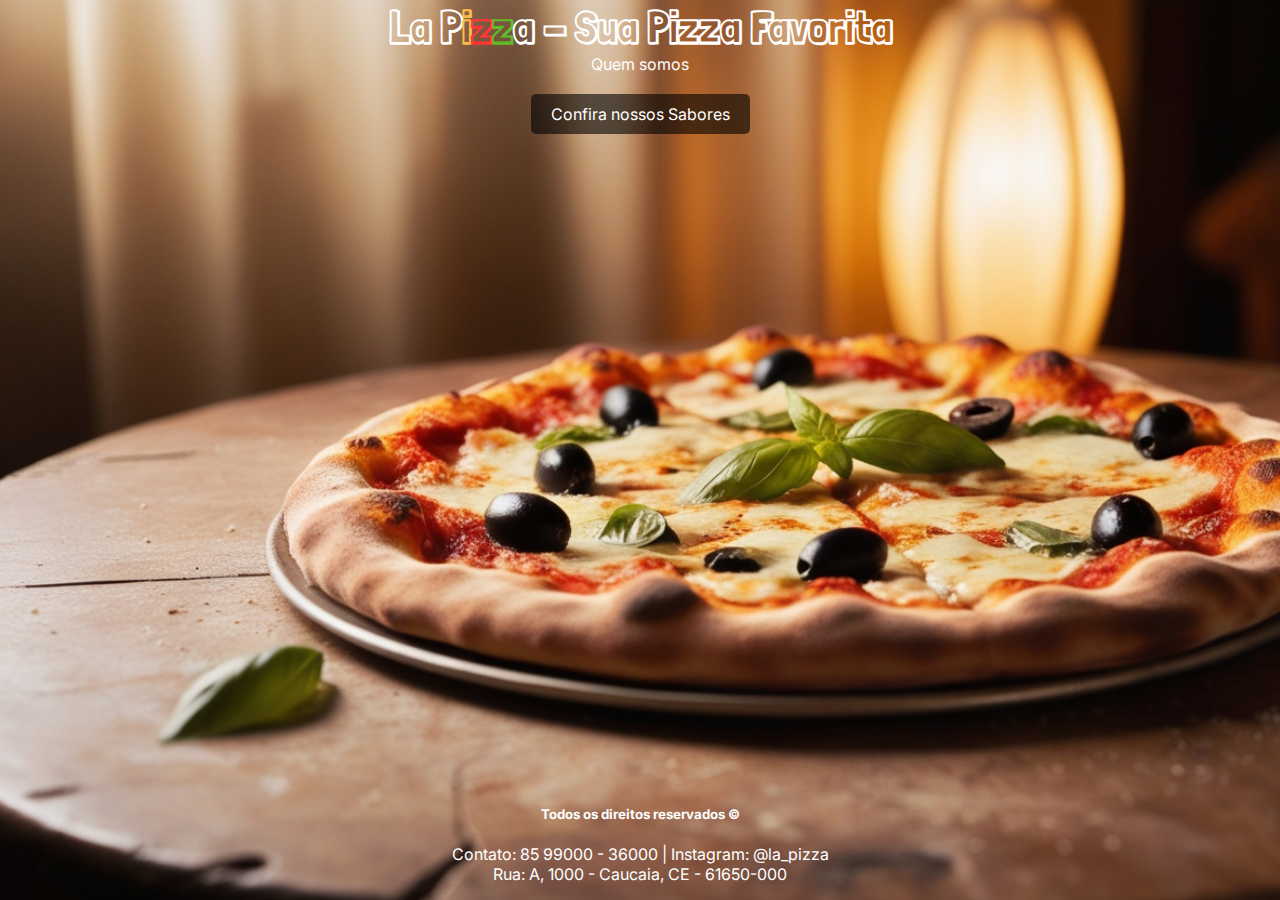
<file: index.html>
<!DOCTYPE html>
<html lang="pt-br">

<head>
    <meta charset="UTF-8">
    <meta name="viewport" content="width=device-width, initial-scale=1.0">
    <link rel="stylesheet" href="/assets/css/style.css">
    <link rel="icon" type="image/png" sizes="32x32" href="/favicon-32x32.png">
    <link rel="icon" type="image/png" sizes="16x16" href="/favicon-16x16.png">
    <link rel="manifest" href="/site.webmanifest">
    <title>La Pizza - Sua Pizza Favorita!</title>
</head>
<body>
    <header>
        <h1><span>La P<span id="i">i</span><span id="z1">z</span><span id="z2">z</span>a - Sua Pizza Favorita</span>
        </h1>
        <nav>
            <ul>
                <li><a href="quemSomos.html" class="links">Quem somos</a></li>
            </ul>
        </nav>
    </header>

    <main>
        <a href="cardapio.html" class="button-link" target="_self">Confira nossos Sabores</a>
    </main>

    <footer>
        <h5>Todos os direitos reservados &copy;</h5>
        <p>Contato: 85 99000 - 36000 | Instagram: @la_pizza <br>Rua: A, 1000 - Caucaia, CE - 61650-000</p>

    </footer>
</body>
</html>
</file>
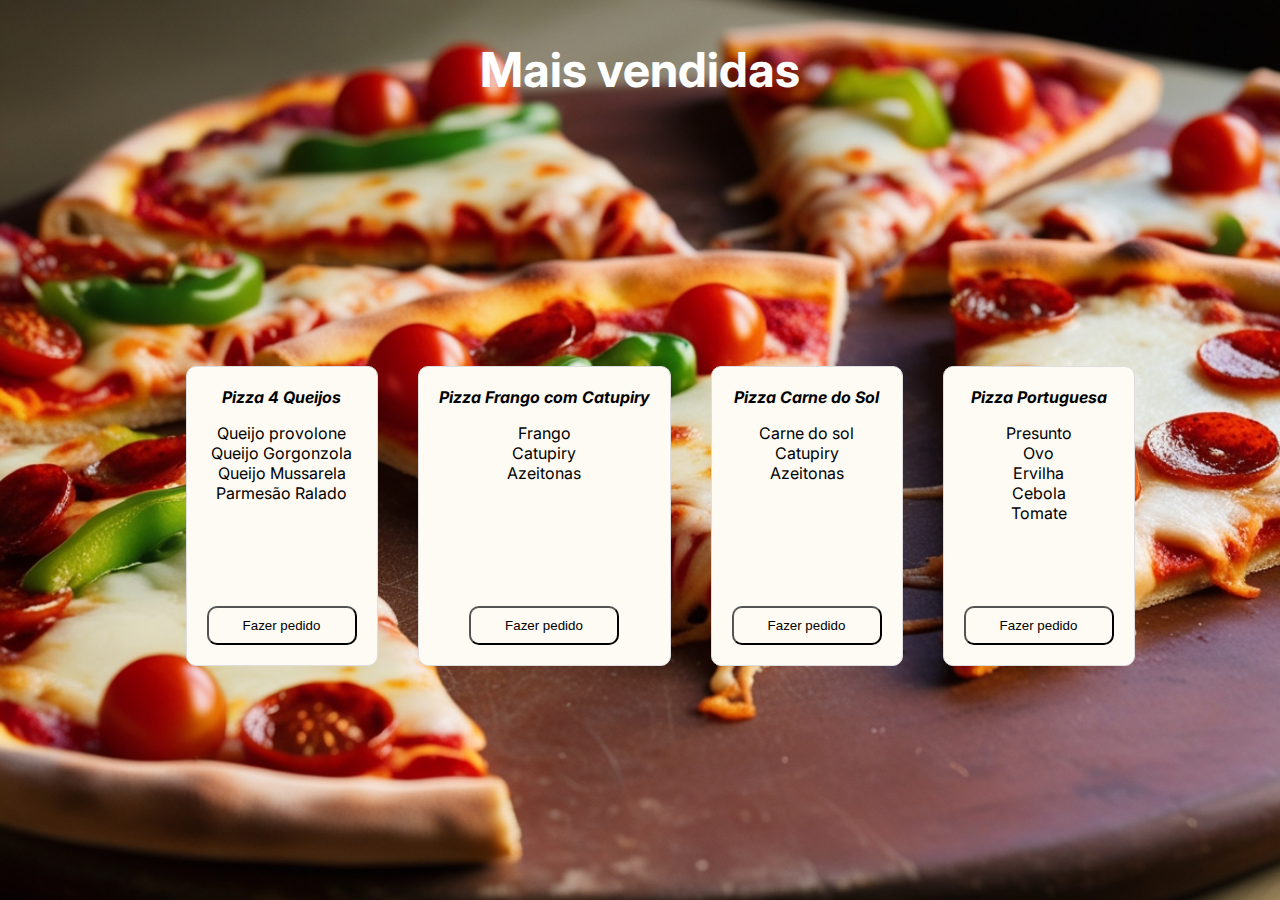
<file: cardapio.html>
<!DOCTYPE html>
<html lang="pt-br">

<head>
    <meta charset="UTF-8">
    <meta name="viewport" content="width=device-width, initial-scale=1.0">
    <link rel="stylesheet" href="assets/css/style2.css">
    <link rel="apple-touch-icon" sizes="180x180" href="/apple-touch-icon.png">
    <title>Cardápio de Sabores</title>
</head>

<body>
    <header>
        <h1 class="header-cardapio">Mais vendidas</h1>
    </header>

    <main class="container-principal">
        <div class="div-1" id="button-pedido"><strong><em>Pizza 4 Queijos</em></strong>
            <p>
                Queijo provolone<br>
                Queijo Gorgonzola<br>
                Queijo Mussarela<br>
                Parmesão Ralado<br>
            </p>
            <button class="btn-pedido">Fazer pedido</button>    
        </div>
        
        
        <div class="div-2"><strong><em>Pizza Frango com Catupiry</em></strong>
            <p>
                Frango<br>
                Catupiry<br>
                Azeitonas<br>
            </p>
            <button class="btn-pedido">Fazer pedido</button>
            
        </div>
        <div class="div-3"><strong><em>Pizza Carne do Sol</em></strong>
            <p>
               Carne do sol<br>
               Catupiry<br>
               Azeitonas<br> 
            </p>
            <button class="btn-pedido">Fazer pedido</button>
            
        </div>
        <div class="div-4"><strong><em>Pizza Portuguesa</em></strong>
            <p>
                Presunto<br>
                Ovo<br>
                Ervilha<br> 
                Cebola<br>
                Tomate<br>
            </p>
            <button class="btn-pedido">Fazer pedido</button>
        </div>
    </main>
</body>

</html>
</file>
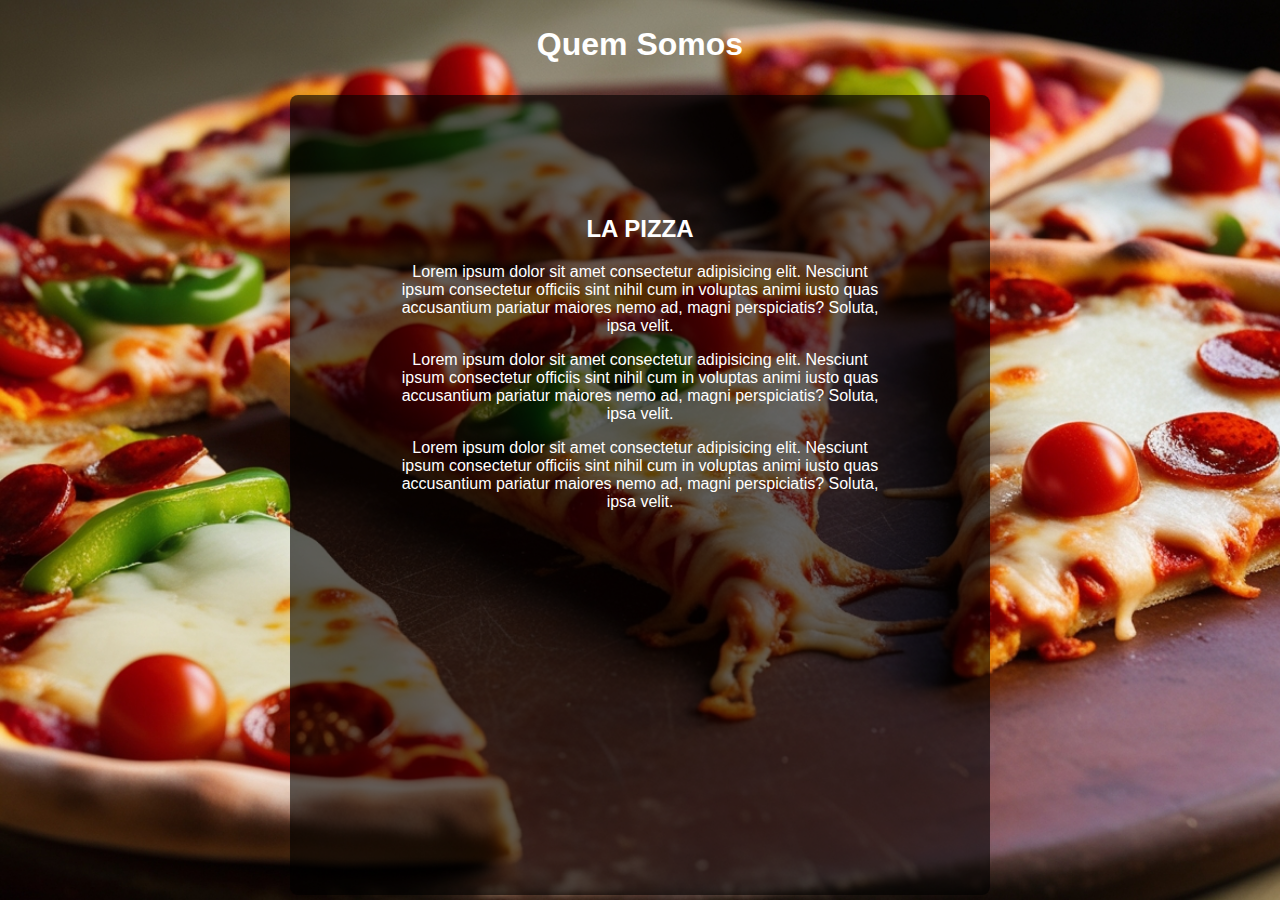
<file: quemSomos.html>
<!DOCTYPE html>
<html lang="pt-br">
<head>
    <meta charset="UTF-8">
    <meta name="viewport" content="width=device-width, initial-scale=1.0">
    <title>Quem somos</title>
    <link rel="stylesheet" href="assets/css/style3.css">
</head>
<body>
    <h1>Quem Somos</h1>
    
    <div class="container">
        <h2>LA PIZZA</h2>
        <p>
            Lorem ipsum dolor sit amet consectetur adipisicing elit. Nesciunt ipsum consectetur officiis sint nihil cum in voluptas animi iusto quas accusantium pariatur maiores nemo ad, magni perspiciatis? Soluta, ipsa velit.
        </p>
        <p>
            Lorem ipsum dolor sit amet consectetur adipisicing elit. Nesciunt ipsum consectetur officiis sint nihil cum in voluptas animi iusto quas accusantium pariatur maiores nemo ad, magni perspiciatis? Soluta, ipsa velit.
        </p>
        <p>
            Lorem ipsum dolor sit amet consectetur adipisicing elit. Nesciunt ipsum consectetur officiis sint nihil cum in voluptas animi iusto quas accusantium pariatur maiores nemo ad, magni perspiciatis? Soluta, ipsa velit.
        </p>
    </div>
</body>
</html>
</file>
<file: assets/css/style.css>
@import url('https://fonts.googleapis.com/css2?family=Inter:wght@100..900&family=Londrina+Shadow&display=swap');

body {
    background-image: url(/assets/image/pizza.jpg);
    background-color: black;
    margin: 0;
    display: grid;
    grid-template-rows: auto 1fr auto;
    height: 100vh;
    font-family: 'Inter', sans-serif;
    background-repeat: no-repeat;
    background-size: cover;
    text-align: center;
    color: #fff;
}

header {
    display: flex;
    flex-direction: column;
    align-items: center;
}

ul {
    display: flex;
    justify-content: center;
    gap: 10px;
    list-style: none;
    margin: 0;
    padding: 0;
}

li a {
    text-decoration: none;
    color: inherit;
}

h1 {
    font-family: 'Londrina Shadow', cursive;
    font-size: clamp(2rem, 5vh, 10vh); /* Ajuste automático do tamanho */
    color: white;
    margin: 0;
}

.button-link {
    display: inline-flex;
    justify-content: center;
    align-items: center;
    padding: 10px 20px;
    background-color: rgba(0, 0, 0, 0.6);
    color: #fff;
    border: none;
    border-radius: 5px;
    text-decoration: none;
    font-size: 1rem;
    cursor: pointer;
    margin-top: 20px;
}

.button-link:hover {
    background-color: rgba(255, 255, 255, 0.3);
}

#i {
    color: #ffbd48;
}

#z1 {
    color: #ff3536;
}

#z2 {
    color: #60bb28;
}


@media (max-width: 768px) {
    h1 {
        font-size: 8vw;
    }

    ul {
        gap: 5px;
    }
}
</file>
<file: assets/css/style2.css>
@import url('https://fonts.googleapis.com/css2?family=Inter:wght@100..900&family=Londrina+Shadow&display=swap');

body {
    background-image: url(/assets/image/pizza2.jpg);
    background-color: #fefbf4;
    margin: 0;
    display: grid;
    grid-template-rows: auto 1fr auto;
    height: 100vh;
    font-family: 'Inter', sans-serif;
    background-repeat: no-repeat;
    background-size: cover;
    text-align: center;
    color: #fff;
}


header {
    display: flex;
    flex-direction: column;
    align-items: center;
}

h1 {
    margin-top: 20px;
    padding-top: 20px;
    font-size: 3rem;
}

main {
    width: 100%;
    display: flex;
    align-items: center;
    justify-content: center;
    padding: 20px;
}

.container-principal {
    display: flex;
    flex-wrap: wrap;
    justify-content: center;
    gap: 20px;
    padding: 20px;
}

.div-1, .div-2, .div-3, .div-4 {
    display: flex;
    flex-direction: column;
    align-items: center;
    justify-content: space-between;
    height: 300px; 
    padding: 20px;
    margin: 10px;
    border: 1px solid #ddd;
    box-sizing: border-box;
    background-color: #fefbf4;
    color: black;
    border-radius: 10px;
    transition: 500ms linear;
}

.btn-pedido {
    width: 150px;
    margin-top: auto;
    padding: 10px;
    text-align: center;
    cursor: pointer;
    background-color: #fefbf4;
    border-radius: 10px;
}

.div-1:hover, .div-2:hover, .div-3:hover, .div-4:hover {
    background-color: #ffdd99; 
    transform: scale(1.1);
}

@media (max-width: 1024px) {
    h1 {
        font-size: 2.5rem; 
    }

    .div-1, .div-2, .div-3, .div-4 {
        width: 180px;
        height: 180px;
    }
}


@media (max-width: 768px) {
    h1 {
        font-size: 2rem;
    }

    .container-principal {
        flex-direction: column; 
        gap: 15px;
    }

    .div-1, .div-2, .div-3, .div-4 {
        width: 100%;
        max-width: 300px;
        height: 160px;
    }
}

@media (max-width: 480px) {
    h1 {
        font-size: 1.5rem;
    }

    .div-1, .div-2, .div-3, .div-4 {
        width: 100%;
        max-width: 250px;
        height: 140px;
        padding: 15px;
    }
}
</file>
<file: assets/css/style3.css>
body {
    background-image: url(/assets/image/pizza2.jpg);
    background-color: #fefbf4;
    margin: 0;
    display: grid;
    height: 100vh;
    place-items: center;
    font-family: 'Inter', sans-serif;
    background-repeat: no-repeat;
    background-size: cover;
    text-align: center;
    color: #fff;
}

.container {
    width: 90%; 
    height: 600px;
    max-width: 500px;
    background: rgba(0, 0, 0, 0.6); 
    padding: 100px;
    border-radius: 8px;
}
</file>
